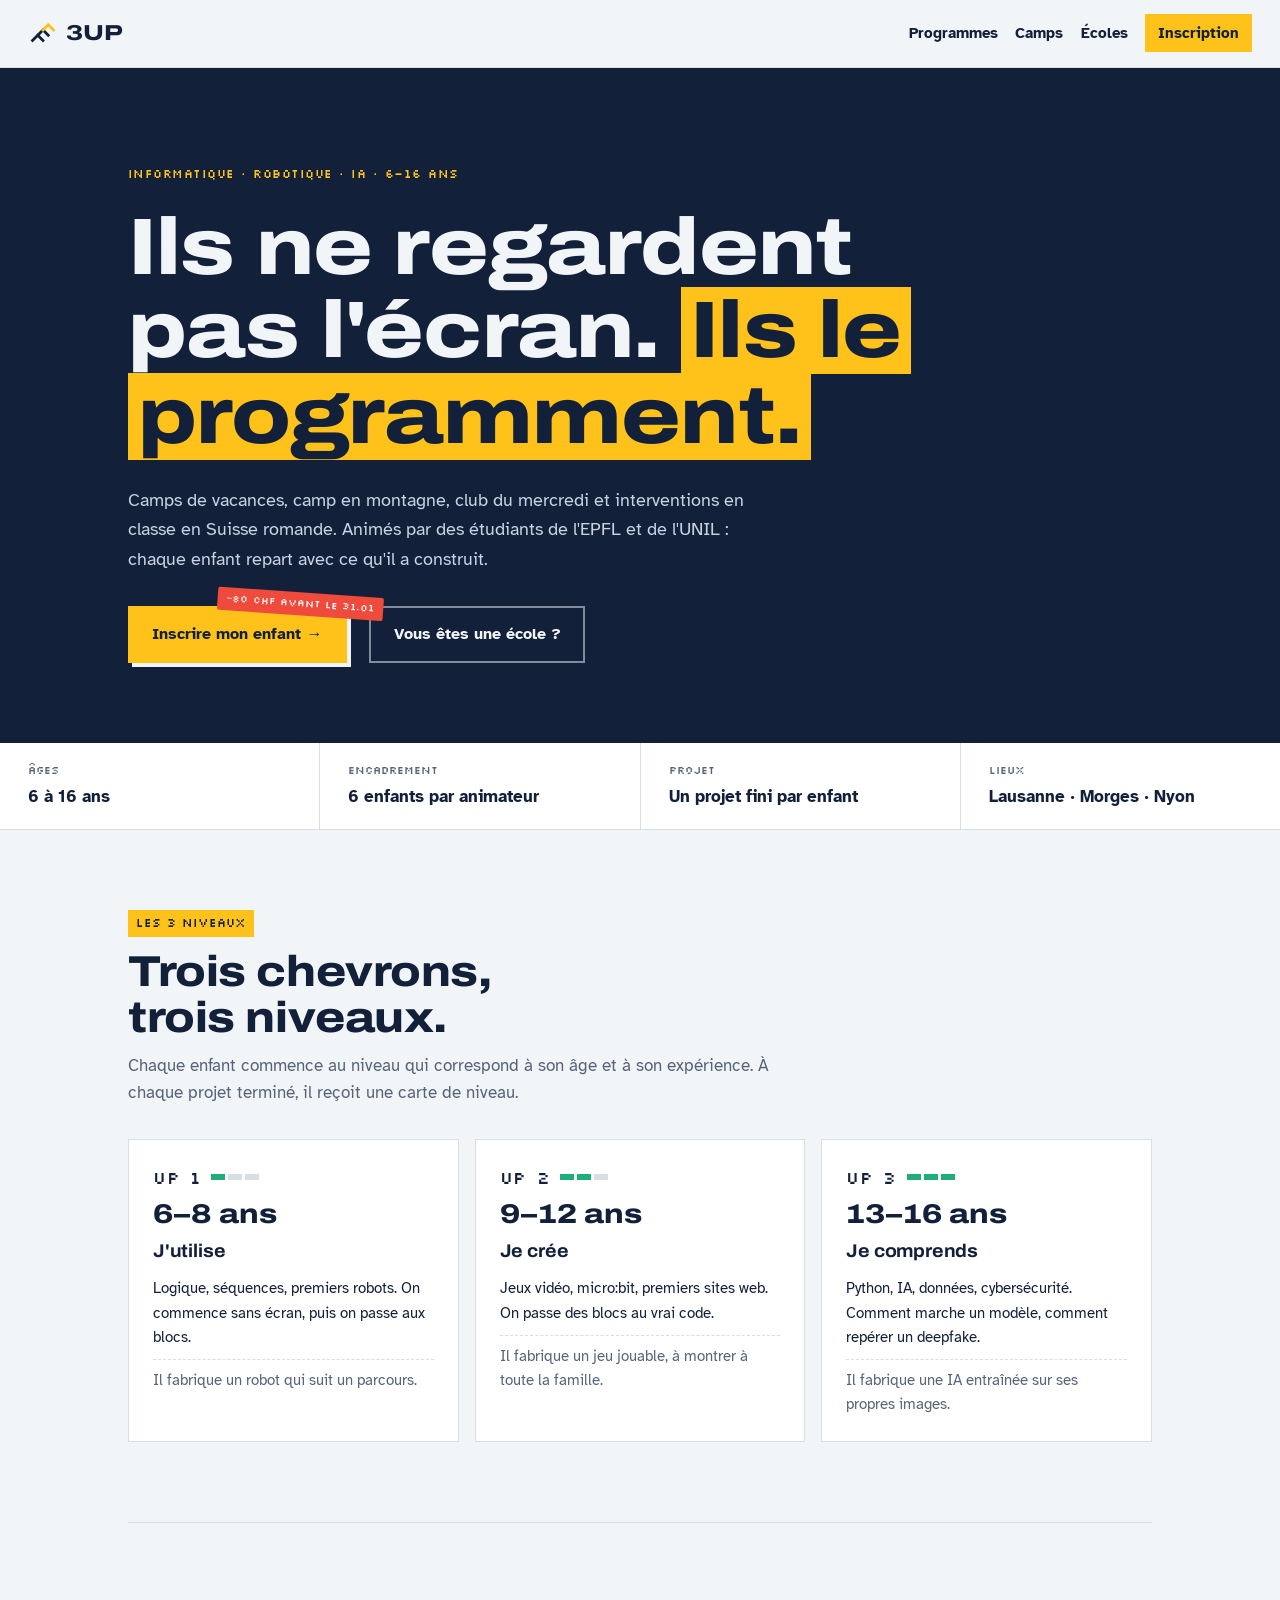
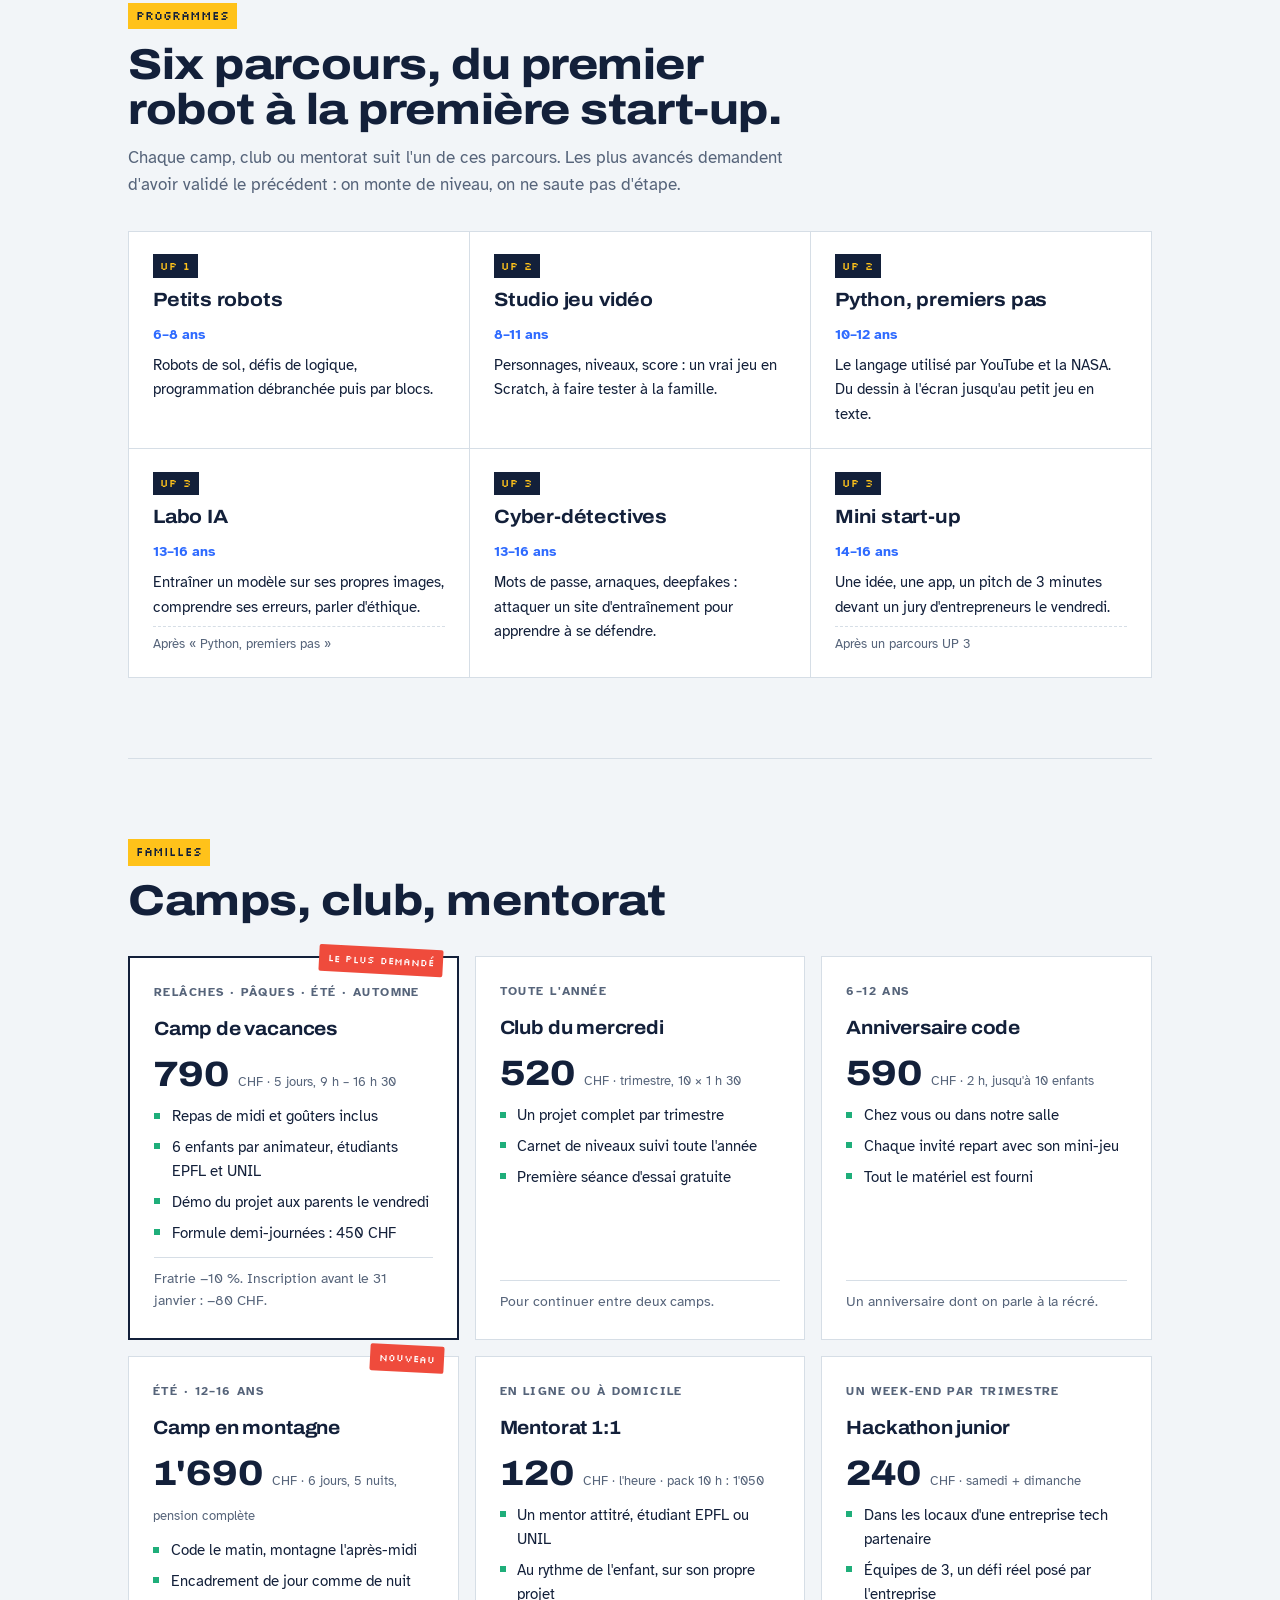
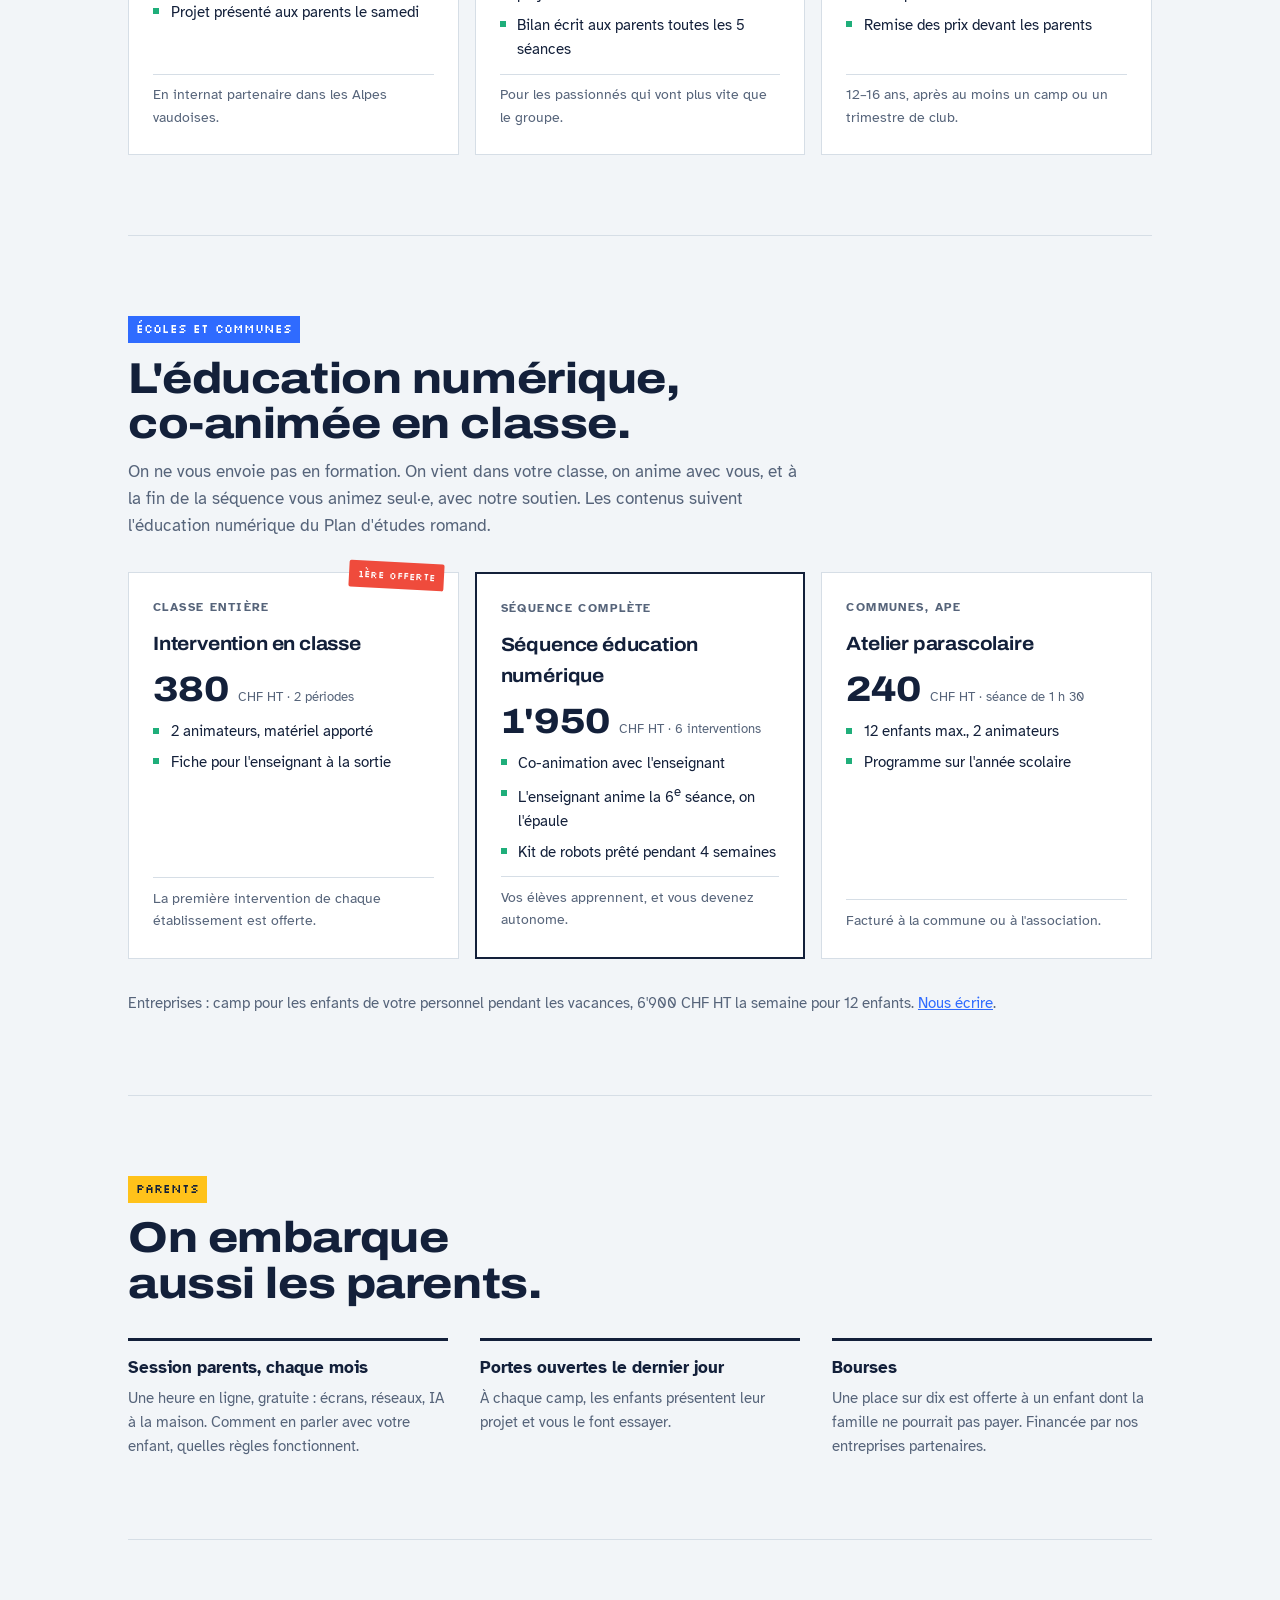
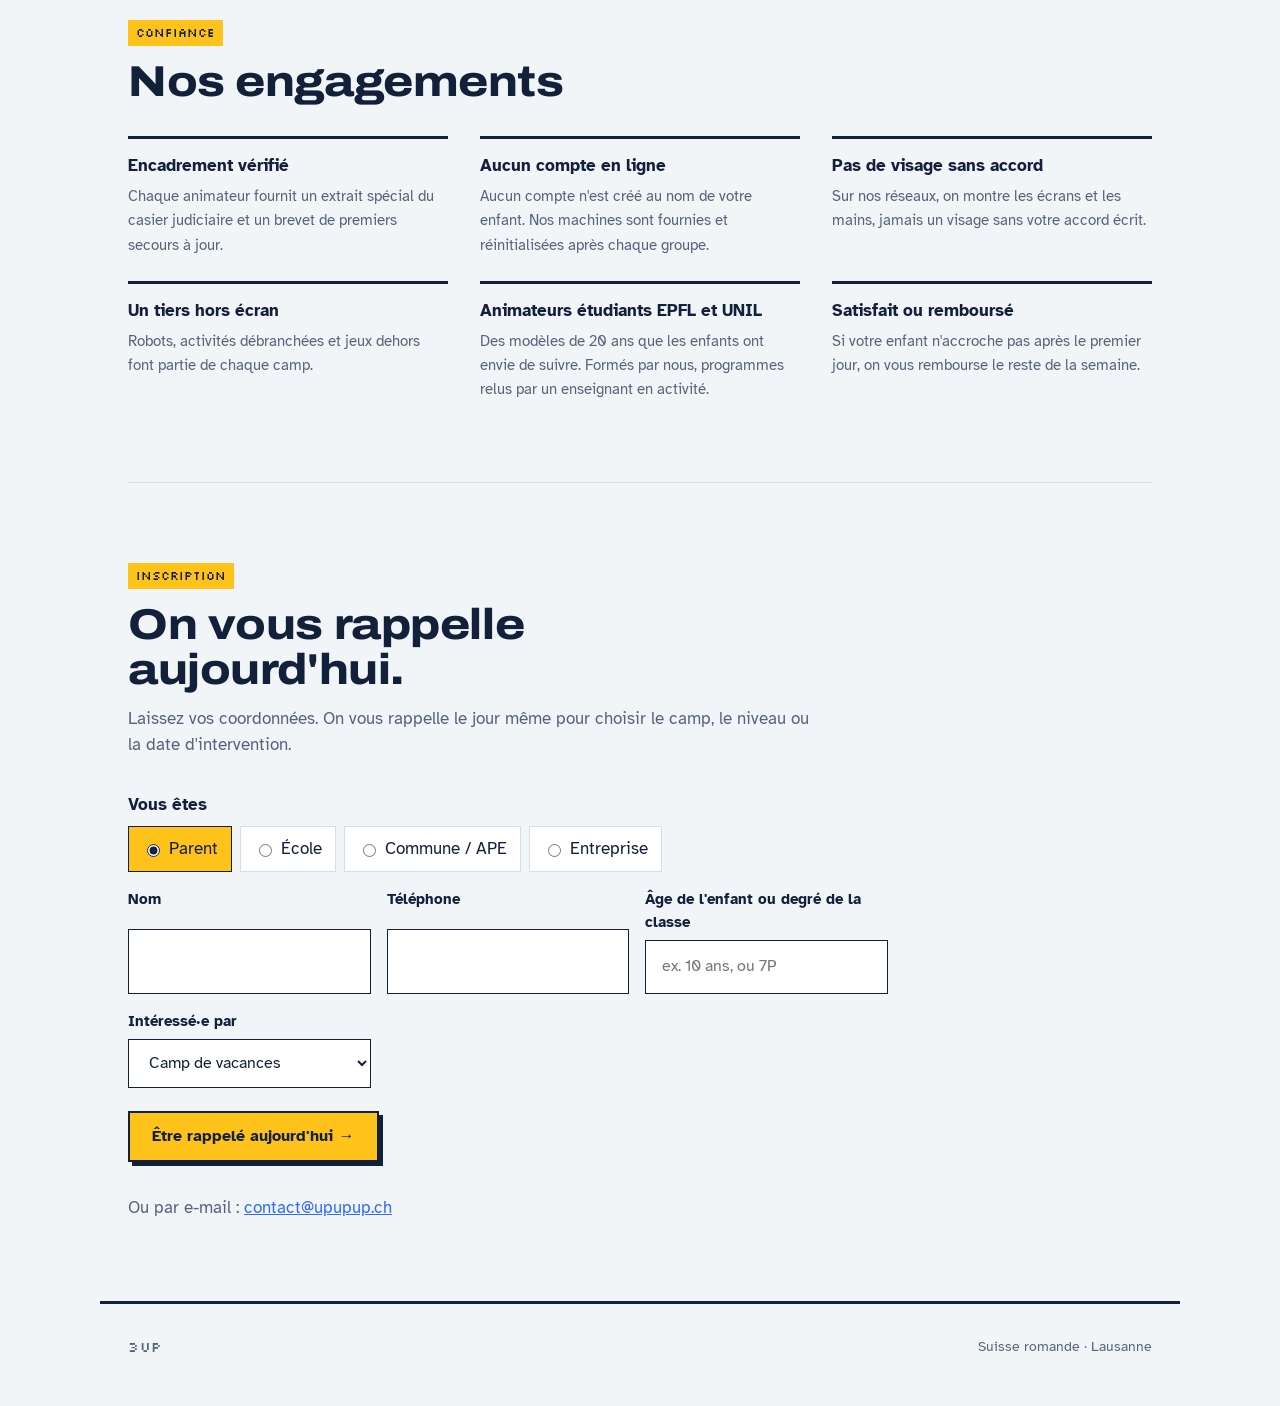
<file: index.html>
<!doctype html>
<html lang="fr">

<head>
  <meta charset="utf-8">
  <meta name="viewport" content="width=device-width, initial-scale=1">
  <title>3UP · Ateliers et camps d'informatique pour enfants</title>
  <meta name="description"
    content="Camps, ateliers et interventions en classe pour les 6–16 ans en Suisse romande. 8 enfants max., chaque enfant repart avec ce qu'il a construit.">
  <link rel="icon" href="images/logo.svg" type="image/svg+xml">
  <link rel="preconnect" href="https://fonts.googleapis.com">
  <link rel="preconnect" href="https://fonts.gstatic.com" crossorigin>
  <link rel="stylesheet"
    href="https://fonts.googleapis.com/css2?family=Archivo:wdth,wght@62..125,400..800&family=Atkinson+Hyperlegible:ital,wght@0,400;0,700;1,400&family=Silkscreen&display=swap">
  <link rel="stylesheet" href="style.css">
</head>

<body>
  <nav class="topbar">
    <a class="brand" href="./">
      <svg class="brand-mark" viewBox="0 0 40 40" aria-hidden="true">
        <polyline points="6,30 13,23 20,30" />
        <polyline points="13,23 20,16 27,23" />
        <polyline class="top" points="20,16 27,9 34,16" />
      </svg>
      <span class="brand-name">3UP</span>
    </a>
    <div class="nav-links">
      <a href="#programmes">Programmes</a>
      <a href="#camps">Camps</a>
      <a href="#ecoles">Écoles</a>
      <a class="nav-cta" href="#inscription">Inscription</a>
    </div>
  </nav>

  <header class="hero">
    <div class="inner">
      <p class="px hero-kicker">Informatique · Robotique · IA · 6–16 ans</p>
      <h1>Ils ne regardent pas l'écran. <span class="hl">Ils le programment.</span></h1>
      <p class="hero-sub">Camps de vacances, camp en montagne, club du mercredi et interventions en classe en Suisse romande. Animés par des étudiants de l'EPFL et de l'UNIL&nbsp;: chaque enfant repart avec ce qu'il a construit.</p>
      <div class="hero-actions">
        <span class="cta-wrap">
          <a class="cta" href="#inscription">Inscrire mon enfant →</a>
          <span class="badge">−80 CHF avant le 31.01</span>
        </span>
        <a class="cta ghost" href="#ecoles">Vous êtes une école&nbsp;?</a>
      </div>
    </div>
  </header>

  <section class="facts" aria-label="En bref">
    <div><span class="k">Âges</span><span class="v">6 à 16 ans</span></div>
    <div><span class="k">Encadrement</span><span class="v">6 enfants par animateur</span></div>
    <div><span class="k">Projet</span><span class="v">Un projet fini par enfant</span></div>
    <div><span class="k">Lieux</span><span class="v">Lausanne · Morges · Nyon</span></div>
  </section>

  <main>
    <section id="niveaux" class="block">
      <div class="block-head">
        <span class="tag">Les 3 niveaux</span>
        <h2>Trois chevrons, trois niveaux.</h2>
        <p>Chaque enfant commence au niveau qui correspond à son âge et à son expérience. À chaque projet terminé, il reçoit une carte de niveau.</p>
      </div>
      <div class="levels">
        <article class="lvl">
          <div class="lvl-top"><b class="px">UP 1</b><span class="pips"><i class="on"></i><i></i><i></i></span></div>
          <span class="age">6–8 ans</span>
          <h3>J'utilise</h3>
          <p>Logique, séquences, premiers robots. On commence sans écran, puis on passe aux blocs.</p>
          <p class="make">Il fabrique un robot qui suit un parcours.</p>
        </article>
        <article class="lvl">
          <div class="lvl-top"><b class="px">UP 2</b><span class="pips"><i class="on"></i><i class="on"></i><i></i></span></div>
          <span class="age">9–12 ans</span>
          <h3>Je crée</h3>
          <p>Jeux vidéo, micro:bit, premiers sites web. On passe des blocs au vrai code.</p>
          <p class="make">Il fabrique un jeu jouable, à montrer à toute la famille.</p>
        </article>
        <article class="lvl">
          <div class="lvl-top"><b class="px">UP 3</b><span class="pips"><i class="on"></i><i class="on"></i><i class="on"></i></span></div>
          <span class="age">13–16 ans</span>
          <h3>Je comprends</h3>
          <p>Python, IA, données, cybersécurité. Comment marche un modèle, comment repérer un deepfake.</p>
          <p class="make">Il fabrique une IA entraînée sur ses propres images.</p>
        </article>
      </div>
    </section>

    <section id="programmes" class="block">
      <div class="block-head">
        <span class="tag">Programmes</span>
        <h2>Six parcours, du premier robot à la première start-up.</h2>
        <p>Chaque camp, club ou mentorat suit l'un de ces parcours. Les plus avancés demandent d'avoir validé le précédent&nbsp;: on monte de niveau, on ne saute pas d'étape.</p>
      </div>
      <div class="tracks">
        <article class="track"><span class="px lvl-chip">UP 1</span><h3>Petits robots</h3><span class="ages">6–8 ans</span><p>Robots de sol, défis de logique, programmation débranchée puis par blocs.</p></article>
        <article class="track"><span class="px lvl-chip">UP 2</span><h3>Studio jeu vidéo</h3><span class="ages">8–11 ans</span><p>Personnages, niveaux, score&nbsp;: un vrai jeu en Scratch, à faire tester à la famille.</p></article>
        <article class="track"><span class="px lvl-chip">UP 2</span><h3>Python, premiers pas</h3><span class="ages">10–12 ans</span><p>Le langage utilisé par YouTube et la NASA. Du dessin à l'écran jusqu'au petit jeu en texte.</p></article>
        <article class="track"><span class="px lvl-chip">UP 3</span><h3>Labo IA</h3><span class="ages">13–16 ans</span><p>Entraîner un modèle sur ses propres images, comprendre ses erreurs, parler d'éthique.</p><span class="pre">Après « Python, premiers pas »</span></article>
        <article class="track"><span class="px lvl-chip">UP 3</span><h3>Cyber-détectives</h3><span class="ages">13–16 ans</span><p>Mots de passe, arnaques, deepfakes&nbsp;: attaquer un site d'entraînement pour apprendre à se défendre.</p></article>
        <article class="track"><span class="px lvl-chip">UP 3</span><h3>Mini start-up</h3><span class="ages">14–16 ans</span><p>Une idée, une app, un pitch de 3 minutes devant un jury d'entrepreneurs le vendredi.</p><span class="pre">Après un parcours UP 3</span></article>
      </div>
    </section>

    <section id="camps" class="block">
      <div class="block-head">
        <span class="tag">Familles</span>
        <h2>Camps, club, mentorat</h2>
      </div>
      <div class="offers">
        <article class="offer star">
          <span class="stamp">Le plus demandé</span>
          <span class="label">Relâches · Pâques · Été · Automne</span>
          <h3>Camp de vacances</h3>
          <p class="price">790 <small>CHF · 5 jours, 9 h – 16 h 30</small></p>
          <ul>
            <li>Repas de midi et goûters inclus</li>
            <li>6 enfants par animateur, étudiants EPFL et UNIL</li>
            <li>Démo du projet aux parents le vendredi</li>
            <li>Formule demi-journées : 450 CHF</li>
          </ul>
          <p class="for">Fratrie −10&nbsp;%. Inscription avant le 31 janvier : −80 CHF.</p>
        </article>
        <article class="offer">
          <span class="label">Toute l'année</span>
          <h3>Club du mercredi</h3>
          <p class="price">520 <small>CHF · trimestre, 10 × 1 h 30</small></p>
          <ul>
            <li>Un projet complet par trimestre</li>
            <li>Carnet de niveaux suivi toute l'année</li>
            <li>Première séance d'essai gratuite</li>
          </ul>
          <p class="for">Pour continuer entre deux camps.</p>
        </article>
        <article class="offer">
          <span class="label">6–12 ans</span>
          <h3>Anniversaire code</h3>
          <p class="price">590 <small>CHF · 2 h, jusqu'à 10 enfants</small></p>
          <ul>
            <li>Chez vous ou dans notre salle</li>
            <li>Chaque invité repart avec son mini-jeu</li>
            <li>Tout le matériel est fourni</li>
          </ul>
          <p class="for">Un anniversaire dont on parle à la récré.</p>
        </article>
        <article class="offer">
          <span class="stamp">Nouveau</span>
          <span class="label">Été · 12–16 ans</span>
          <h3>Camp en montagne</h3>
          <p class="price">1'690 <small>CHF · 6 jours, 5 nuits, pension complète</small></p>
          <ul>
            <li>Code le matin, montagne l'après-midi</li>
            <li>Encadrement de jour comme de nuit</li>
            <li>Projet présenté aux parents le samedi</li>
          </ul>
          <p class="for">En internat partenaire dans les Alpes vaudoises.</p>
        </article>
        <article class="offer">
          <span class="label">En ligne ou à domicile</span>
          <h3>Mentorat 1:1</h3>
          <p class="price">120 <small>CHF · l'heure · pack 10 h : 1'050</small></p>
          <ul>
            <li>Un mentor attitré, étudiant EPFL ou UNIL</li>
            <li>Au rythme de l'enfant, sur son propre projet</li>
            <li>Bilan écrit aux parents toutes les 5 séances</li>
          </ul>
          <p class="for">Pour les passionnés qui vont plus vite que le groupe.</p>
        </article>
        <article class="offer">
          <span class="label">Un week-end par trimestre</span>
          <h3>Hackathon junior</h3>
          <p class="price">240 <small>CHF · samedi + dimanche</small></p>
          <ul>
            <li>Dans les locaux d'une entreprise tech partenaire</li>
            <li>Équipes de 3, un défi réel posé par l'entreprise</li>
            <li>Remise des prix devant les parents</li>
          </ul>
          <p class="for">12–16 ans, après au moins un camp ou un trimestre de club.</p>
        </article>
      </div>
    </section>

    <section id="ecoles" class="block schools">
      <div class="block-head">
        <span class="tag">Écoles et communes</span>
        <h2>L'éducation numérique, co-animée en classe.</h2>
        <p>On ne vous envoie pas en formation. On vient dans votre classe, on anime avec vous, et à la fin de la séquence vous animez seul·e, avec notre soutien. Les contenus suivent l'éducation numérique du Plan d'études romand.</p>
      </div>
      <div class="offers">
        <article class="offer">
          <span class="stamp">1ère offerte</span>
          <span class="label">Classe entière</span>
          <h3>Intervention en classe</h3>
          <p class="price">380 <small>CHF HT · 2 périodes</small></p>
          <ul>
            <li>2 animateurs, matériel apporté</li>
            <li>Fiche pour l'enseignant à la sortie</li>
          </ul>
          <p class="for">La première intervention de chaque établissement est offerte.</p>
        </article>
        <article class="offer star">
          <span class="label">Séquence complète</span>
          <h3>Séquence éducation numérique</h3>
          <p class="price">1'950 <small>CHF HT · 6 interventions</small></p>
          <ul>
            <li>Co-animation avec l'enseignant</li>
            <li>L'enseignant anime la 6<sup>e</sup> séance, on l'épaule</li>
            <li>Kit de robots prêté pendant 4 semaines</li>
          </ul>
          <p class="for">Vos élèves apprennent, et vous devenez autonome.</p>
        </article>
        <article class="offer">
          <span class="label">Communes, APE</span>
          <h3>Atelier parascolaire</h3>
          <p class="price">240 <small>CHF HT · séance de 1 h 30</small></p>
          <ul>
            <li>12 enfants max., 2 animateurs</li>
            <li>Programme sur l'année scolaire</li>
          </ul>
          <p class="for">Facturé à la commune ou à l'association.</p>
        </article>
      </div>
      <p class="aside">Entreprises : camp pour les enfants de votre personnel pendant les vacances, 6'900 CHF HT la semaine pour 12 enfants. <a href="#inscription">Nous écrire</a>.</p>
    </section>

    <section id="parents" class="block">
      <div class="block-head">
        <span class="tag">Parents</span>
        <h2>On embarque aussi les parents.</h2>
      </div>
      <div class="trust">
        <div><b>Session parents, chaque mois</b><p>Une heure en ligne, gratuite&nbsp;: écrans, réseaux, IA à la maison. Comment en parler avec votre enfant, quelles règles fonctionnent.</p></div>
        <div><b>Portes ouvertes le dernier jour</b><p>À chaque camp, les enfants présentent leur projet et vous le font essayer.</p></div>
        <div><b>Bourses</b><p>Une place sur dix est offerte à un enfant dont la famille ne pourrait pas payer. Financée par nos entreprises partenaires.</p></div>
      </div>
    </section>

    <section id="confiance" class="block">
      <div class="block-head">
        <span class="tag">Confiance</span>
        <h2>Nos engagements</h2>
      </div>
      <div class="trust">
        <div><b>Encadrement vérifié</b><p>Chaque animateur fournit un extrait spécial du casier judiciaire et un brevet de premiers secours à jour.</p></div>
        <div><b>Aucun compte en ligne</b><p>Aucun compte n'est créé au nom de votre enfant. Nos machines sont fournies et réinitialisées après chaque groupe.</p></div>
        <div><b>Pas de visage sans accord</b><p>Sur nos réseaux, on montre les écrans et les mains, jamais un visage sans votre accord écrit.</p></div>
        <div><b>Un tiers hors écran</b><p>Robots, activités débranchées et jeux dehors font partie de chaque camp.</p></div>
        <div><b>Animateurs étudiants EPFL et UNIL</b><p>Des modèles de 20 ans que les enfants ont envie de suivre. Formés par nous, programmes relus par un enseignant en activité.</p></div>
        <div><b>Satisfait ou remboursé</b><p>Si votre enfant n'accroche pas après le premier jour, on vous rembourse le reste de la semaine.</p></div>
      </div>
    </section>

    <section id="inscription" class="block signup">
      <div class="block-head">
        <span class="tag">Inscription</span>
        <h2>On vous rappelle aujourd'hui.</h2>
        <p>Laissez vos coordonnées. On vous rappelle le jour même pour choisir le camp, le niveau ou la date d'intervention.</p>
      </div>
      <form class="lead-form" action="https://formsubmit.co/tkerjan@outlook.com" method="POST">
        <input type="hidden" name="_cc" value="elior.papiernik@gmail.com">
        <input type="hidden" name="_subject" value="Nouvelle demande — 3UP Kids">
        <input type="hidden" name="_template" value="table">
        <input type="hidden" name="_captcha" value="false">
        <input type="text" name="_honey" style="display:none" tabindex="-1" autocomplete="off">
        <input type="hidden" name="_next" value="http://tugdual.fr/upupup/merci.html">

        <fieldset class="who">
          <legend>Vous êtes</legend>
          <label><input type="radio" name="Profil" value="Parent" checked> Parent</label>
          <label><input type="radio" name="Profil" value="École"> École</label>
          <label><input type="radio" name="Profil" value="Commune / APE"> Commune / APE</label>
          <label><input type="radio" name="Profil" value="Entreprise"> Entreprise</label>
        </fieldset>

        <label class="field"><span>Nom</span><input id="f-nom" type="text" name="Nom" autocomplete="name" required></label>
        <label class="field"><span>Téléphone</span><input id="f-tel" type="tel" name="Téléphone" inputmode="tel" autocomplete="tel" required></label>
        <label class="field"><span>Âge de l'enfant ou degré de la classe</span><input id="f-age" type="text" name="Âge / degré" placeholder="ex. 10 ans, ou 7P"></label>
        <label class="field"><span>Intéressé·e par</span>
          <select id="f-offre" name="Offre">
            <option>Camp de vacances</option>
            <option>Club du mercredi</option>
            <option>Camp en montagne</option>
            <option>Mentorat 1:1</option>
            <option>Hackathon junior</option>
            <option>Anniversaire code</option>
            <option>Bourse</option>
            <option>Intervention en classe</option>
            <option>Atelier parascolaire</option>
            <option>Camp entreprise</option>
          </select>
        </label>
        <span class="cta-wrap submit">
          <button class="cta dark" type="submit">Être rappelé aujourd'hui →</button>
        </span>
      </form>
      <p class="mail-line">Ou par e-mail&nbsp;: <a href="mailto:contact@upupup.ch">contact@upupup.ch</a></p>
    </section>
  </main>

  <footer>
    <span class="px">3UP</span>
    <span>Suisse romande · Lausanne</span>
  </footer>
</body>

</html>
</file>
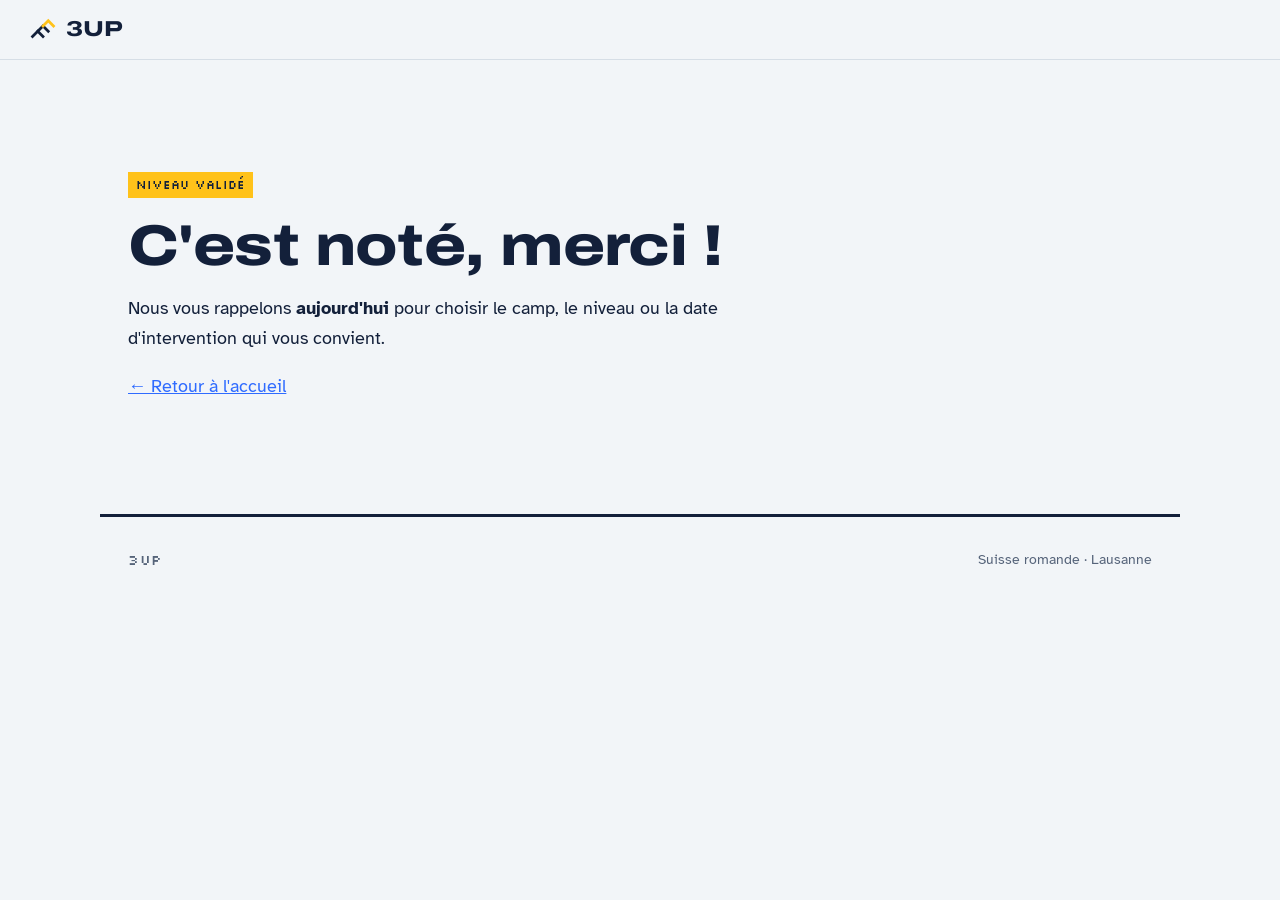
<file: merci.html>
<!doctype html>
<html lang="fr">
<head>
  <meta charset="utf-8">
  <meta name="viewport" content="width=device-width, initial-scale=1">
  <title>Merci · 3UP</title>
  <link rel="icon" href="images/logo.svg" type="image/svg+xml">
  <link rel="preconnect" href="https://fonts.googleapis.com">
  <link rel="preconnect" href="https://fonts.gstatic.com" crossorigin>
  <link rel="stylesheet"
    href="https://fonts.googleapis.com/css2?family=Archivo:wdth,wght@62..125,400..800&family=Atkinson+Hyperlegible:wght@400;700&family=Silkscreen&display=swap">
  <link rel="stylesheet" href="style.css">
</head>
<body>
  <nav class="topbar">
    <a class="brand" href="./">
      <svg class="brand-mark" viewBox="0 0 40 40" aria-hidden="true">
        <polyline points="6,30 13,23 20,30" />
        <polyline points="13,23 20,16 27,23" />
        <polyline class="top" points="20,16 27,9 34,16" />
      </svg>
      <span class="brand-name">3UP</span>
    </a>
  </nav>

  <main>
    <section class="thanks">
      <span class="tag">Niveau validé</span>
      <h1>C'est noté, merci&nbsp;!</h1>
      <p>Nous vous rappelons <strong>aujourd'hui</strong> pour choisir le camp, le niveau ou la date d'intervention qui vous convient.</p>
      <p><a href="./">← Retour à l'accueil</a></p>
    </section>
  </main>

  <footer>
    <span class="px">3UP</span>
    <span>Suisse romande · Lausanne</span>
  </footer>
</body>
</html>
</file>
<file: style.css>
:root {
  --encre: #13203a;
  --signal: #ffc21a;
  --ciel: #2f6bff;
  --menthe: #1fae7a;
  --tomate: #ef4b3c;
  --papier: #f2f5f8;
  --brume: #d6dee6;
  --muted: #56647a;
  --sheet: #ffffff;
  --display: "Archivo", "Arial Black", Arial, sans-serif;
  --body: "Atkinson Hyperlegible", Verdana, Arial, sans-serif;
  --pixel: "Silkscreen", ui-monospace, Menlo, monospace;
  --gutter: max(16px, 1.75rem);
}

* { box-sizing: border-box; }

html { scroll-behavior: smooth; }

body {
  margin: 0;
  font-family: var(--body);
  font-size: 17px;
  color: var(--encre);
  background: var(--papier);
  line-height: 1.6;
  -webkit-font-smoothing: antialiased;
}

h1, h2, h3 {
  font-family: var(--display);
  margin: 0;
  text-wrap: balance;
  letter-spacing: -0.01em;
}

p { margin: 0; }

a { color: var(--ciel); }

:focus-visible { outline: 2px solid var(--ciel); outline-offset: 3px; }

.px { font-family: var(--pixel); letter-spacing: .04em; }

.hl {
  background: linear-gradient(transparent 55%, var(--signal) 55%, var(--signal) 92%, transparent 92%);
  padding: 0 .08em;
}

/* Top bar */
.topbar {
  position: sticky;
  top: 0;
  z-index: 10;
  display: flex;
  align-items: center;
  justify-content: space-between;
  gap: 1rem;
  padding: .9rem var(--gutter);
  background: var(--papier);
  border-bottom: 1px solid var(--brume);
}

.brand {
  display: flex;
  align-items: center;
  gap: .5rem;
  text-decoration: none;
  color: var(--encre);
}

.brand-mark {
  width: 30px;
  height: 30px;
  fill: none;
  stroke: var(--encre);
  stroke-width: 3.6;
  stroke-linecap: square;
}

.brand-mark .top { stroke: var(--signal); }

.brand-name {
  font-family: var(--display);
  font-weight: 800;
  font-variation-settings: "wdth" 125;
  font-size: 1.35rem;
  line-height: 1;
}

.nav-links { display: flex; align-items: center; gap: 1.1rem; }

.nav-links a {
  color: var(--encre);
  text-decoration: none;
  font-weight: 700;
  font-size: .92rem;
}

.nav-links a:hover { color: var(--ciel); }

.nav-cta {
  background: var(--signal);
  padding: .45rem .8rem;
}

@media (max-width: 520px) {
  .nav-links a:not(.nav-cta) { display: none; }
}

/* Hero */
.hero {
  background: var(--encre);
  color: #f2f5f8;
}

.hero .inner {
  max-width: 1080px;
  margin: 0 auto;
  padding: clamp(3rem, 8vw, 6rem) var(--gutter) clamp(3rem, 7vw, 5rem);
  display: grid;
  gap: 1.6rem;
}

.hero-kicker { color: var(--signal); font-size: .78rem; }

.hero h1 {
  font-size: clamp(2.5rem, 7vw, 5rem);
  line-height: .98;
  font-weight: 800;
  font-variation-settings: "wdth" 120;
  max-width: 16ch;
}

.hero h1 .hl {
  color: var(--encre);
  background: var(--signal);
  padding: 0 .12em;
  line-height: 1.08;
  -webkit-box-decoration-break: clone;
  box-decoration-break: clone;
}

.hero-sub {
  font-size: 1.15rem;
  max-width: 52ch;
  color: #c9d3e1;
}

.hero-actions { display: flex; flex-wrap: wrap; gap: 1rem 1.4rem; align-items: center; margin-top: .4rem; }

/* CTA */
.cta-wrap { position: relative; display: inline-block; }

.cta {
  display: inline-block;
  font-family: var(--body);
  font-weight: 700;
  font-size: 1rem;
  text-decoration: none;
  color: var(--encre);
  background: var(--signal);
  border: 2px solid var(--signal);
  padding: .85rem 1.4rem;
  cursor: pointer;
  transition: transform .15s ease, box-shadow .15s ease;
  box-shadow: 4px 4px 0 #f2f5f8;
}

.cta:hover { transform: translate(-2px, -2px); box-shadow: 6px 6px 0 #f2f5f8; }

.cta.ghost {
  background: transparent;
  color: #f2f5f8;
  border-color: rgba(242, 245, 248, .5);
  box-shadow: none;
}

.cta.ghost:hover { border-color: #f2f5f8; transform: none; }

.cta.dark { box-shadow: 4px 4px 0 var(--encre); border-color: var(--encre); }
.cta.dark:hover { box-shadow: 6px 6px 0 var(--encre); }

.badge {
  position: absolute;
  top: 0;
  right: 0;
  transform: translate(22%, -60%) rotate(4deg);
  background: var(--tomate);
  color: #fff;
  font-family: var(--pixel);
  font-size: .62rem;
  line-height: 1;
  padding: .4rem .55rem;
  white-space: nowrap;
  border-radius: 2px;
}

/* Facts strip */
.facts {
  display: grid;
  grid-template-columns: repeat(2, 1fr);
  gap: 1px;
  background: var(--brume);
  border-bottom: 1px solid var(--brume);
}

@media (min-width: 760px) { .facts { grid-template-columns: repeat(4, 1fr); } }

.facts > div {
  background: var(--sheet);
  padding: 1.2rem var(--gutter);
  display: grid;
  gap: .2rem;
}

.facts .k { font-family: var(--pixel); font-size: .68rem; color: var(--muted); }
.facts .v { font-weight: 700; }

/* Blocks */
main {
  max-width: 1080px;
  margin: 0 auto;
  padding: 0 var(--gutter);
}

.block {
  padding: clamp(3rem, 7vw, 5rem) 0;
  border-bottom: 1px solid var(--brume);
  display: grid;
  gap: 2rem;
  scroll-margin-top: 4rem;
}

.block-head { display: grid; gap: .8rem; max-width: 62ch; }

.block-head h2 {
  font-size: clamp(1.8rem, 4vw, 2.7rem);
  line-height: 1.05;
  font-weight: 780;
  font-variation-settings: "wdth" 114;
}

.block-head p { color: var(--muted); font-size: 1.05rem; }

.tag {
  justify-self: start;
  font-family: var(--pixel);
  font-size: .72rem;
  background: var(--signal);
  color: var(--encre);
  padding: .25rem .5rem;
}

.schools .tag { background: var(--ciel); color: #fff; }

/* Levels */
.levels, .offers {
  display: grid;
  gap: 1rem;
  grid-template-columns: repeat(auto-fit, minmax(250px, 1fr));
}

.lvl {
  background: var(--sheet);
  border: 1px solid var(--brume);
  padding: 1.5rem;
  display: grid;
  gap: .6rem;
  align-content: start;
}

.lvl-top { display: flex; align-items: center; gap: .6rem; }
.lvl-top b { font-weight: 400; }

.pips { display: flex; gap: 3px; }
.pips i { width: 14px; height: 6px; background: var(--brume); display: block; }
.pips i.on { background: var(--menthe); }

.age {
  font-family: var(--display);
  font-weight: 800;
  font-variation-settings: "wdth" 118;
  font-size: 1.7rem;
  line-height: 1;
}

.lvl h3 { font-size: 1.15rem; font-variation-settings: "wdth" 106; }
.lvl p { font-size: .95rem; }
.make { color: var(--muted); border-top: 1px dashed var(--brume); padding-top: .5rem; }

/* Offers */
.offer {
  position: relative;
  background: var(--sheet);
  border: 1px solid var(--brume);
  padding: 1.6rem 1.5rem;
  display: grid;
  gap: .75rem;
  grid-template-rows: auto auto auto 1fr auto;
}

.offer.star { border: 2px solid var(--encre); }

.label {
  font-size: .74rem;
  text-transform: uppercase;
  letter-spacing: .12em;
  color: var(--muted);
  font-weight: 700;
}

.offer h3 { font-size: 1.2rem; font-variation-settings: "wdth" 108; }

.price {
  font-family: var(--display);
  font-weight: 800;
  font-variation-settings: "wdth" 115;
  font-size: 2.2rem;
  line-height: 1;
}

.price small {
  font-family: var(--body);
  font-weight: 400;
  font-size: .8rem;
  color: var(--muted);
}

.offer ul { margin: 0; padding: 0; list-style: none; display: grid; gap: .4rem; font-size: .95rem; align-content: start; }
.offer li { position: relative; padding-left: 1.1rem; }
.offer li::before { content: ""; position: absolute; left: 0; top: .55em; width: 6px; height: 6px; background: var(--menthe); }

.for { font-size: .87rem; color: var(--muted); border-top: 1px solid var(--brume); padding-top: .6rem; }

.stamp {
  position: absolute;
  top: -.7rem;
  right: .9rem;
  transform: rotate(3deg);
  background: var(--tomate);
  color: #fff;
  font-family: var(--pixel);
  font-size: .62rem;
  padding: .35rem .55rem;
  border-radius: 2px;
}

.aside { color: var(--muted); font-size: .95rem; }

/* Trust */
.trust {
  display: grid;
  gap: 1.5rem 2rem;
  grid-template-columns: repeat(auto-fit, minmax(250px, 1fr));
}

.trust div { border-top: 3px solid var(--encre); padding-top: .8rem; display: grid; gap: .3rem; align-content: start; }
.trust p { color: var(--muted); font-size: .95rem; }

/* Form */
.signup { border-bottom: none; }

.lead-form {
  display: grid;
  gap: 1rem;
  grid-template-columns: repeat(auto-fit, minmax(240px, 1fr));
  max-width: 760px;
}

.who {
  grid-column: 1 / -1;
  border: 0;
  padding: 0;
  margin: 0;
  display: flex;
  flex-wrap: wrap;
  gap: .5rem;
}

.who legend { font-weight: 700; margin-bottom: .5rem; padding: 0; }

.who label {
  display: inline-flex;
  align-items: center;
  gap: .4rem;
  background: var(--sheet);
  border: 1px solid var(--brume);
  padding: .5rem .8rem;
  cursor: pointer;
}

.who label:has(input:checked) { border-color: var(--encre); background: var(--signal); }

.who input { accent-color: var(--encre); }

.field { display: grid; gap: .35rem; font-weight: 700; font-size: .92rem; }

.field input, .field select {
  font: inherit;
  font-weight: 400;
  font-size: 1rem;
  padding: .8rem 1rem;
  border: 1px solid var(--encre);
  background: var(--sheet);
  color: var(--encre);
  border-radius: 0;
  width: 100%;
}

.field input:focus, .field select:focus { outline: none; box-shadow: inset 0 0 0 1px var(--encre); }

.submit { grid-column: 1 / -1; justify-self: start; margin-top: .4rem; }

.mail-line { color: var(--muted); }

/* Footer */
footer {
  max-width: 1080px;
  margin: 0 auto;
  padding: 2rem var(--gutter) 3rem;
  display: flex;
  justify-content: space-between;
  gap: 1rem;
  font-size: .85rem;
  color: var(--muted);
  border-top: 3px solid var(--encre);
}

/* Thank-you page */
.thanks { padding: clamp(3rem, 10vw, 7rem) 0; display: grid; gap: 1.2rem; }
.thanks h1 { font-size: clamp(2.2rem, 6vw, 3.6rem); font-weight: 800; font-variation-settings: "wdth" 118; line-height: 1; }
.thanks p { font-size: 1.15rem; max-width: 50ch; }

@media (prefers-reduced-motion: no-preference) {
  .brand-mark .top { animation: hop 2.4s .6s ease-in-out infinite; }
  @keyframes hop { 0%, 70%, 100% { transform: translateY(0); } 80% { transform: translateY(-3px); } }
}

@media (prefers-reduced-motion: reduce) {
  html { scroll-behavior: auto; }
  .cta { transition: none; }
}

/* Programme tracks */
.tracks {
  display: grid;
  gap: 1px;
  background: var(--brume);
  border: 1px solid var(--brume);
  grid-template-columns: repeat(auto-fit, minmax(260px, 1fr));
}

.track {
  background: var(--sheet);
  padding: 1.4rem 1.5rem;
  display: grid;
  gap: .45rem;
  align-content: start;
}

.lvl-chip {
  justify-self: start;
  font-size: .66rem;
  background: var(--encre);
  color: var(--signal);
  padding: .2rem .45rem;
}

.track h3 { font-size: 1.2rem; font-variation-settings: "wdth" 110; }
.track .ages { font-weight: 700; color: var(--ciel); font-size: .9rem; }
.track p { font-size: .95rem; }
.track .pre { font-size: .8rem; color: var(--muted); border-top: 1px dashed var(--brume); padding-top: .45rem; }
</file>
